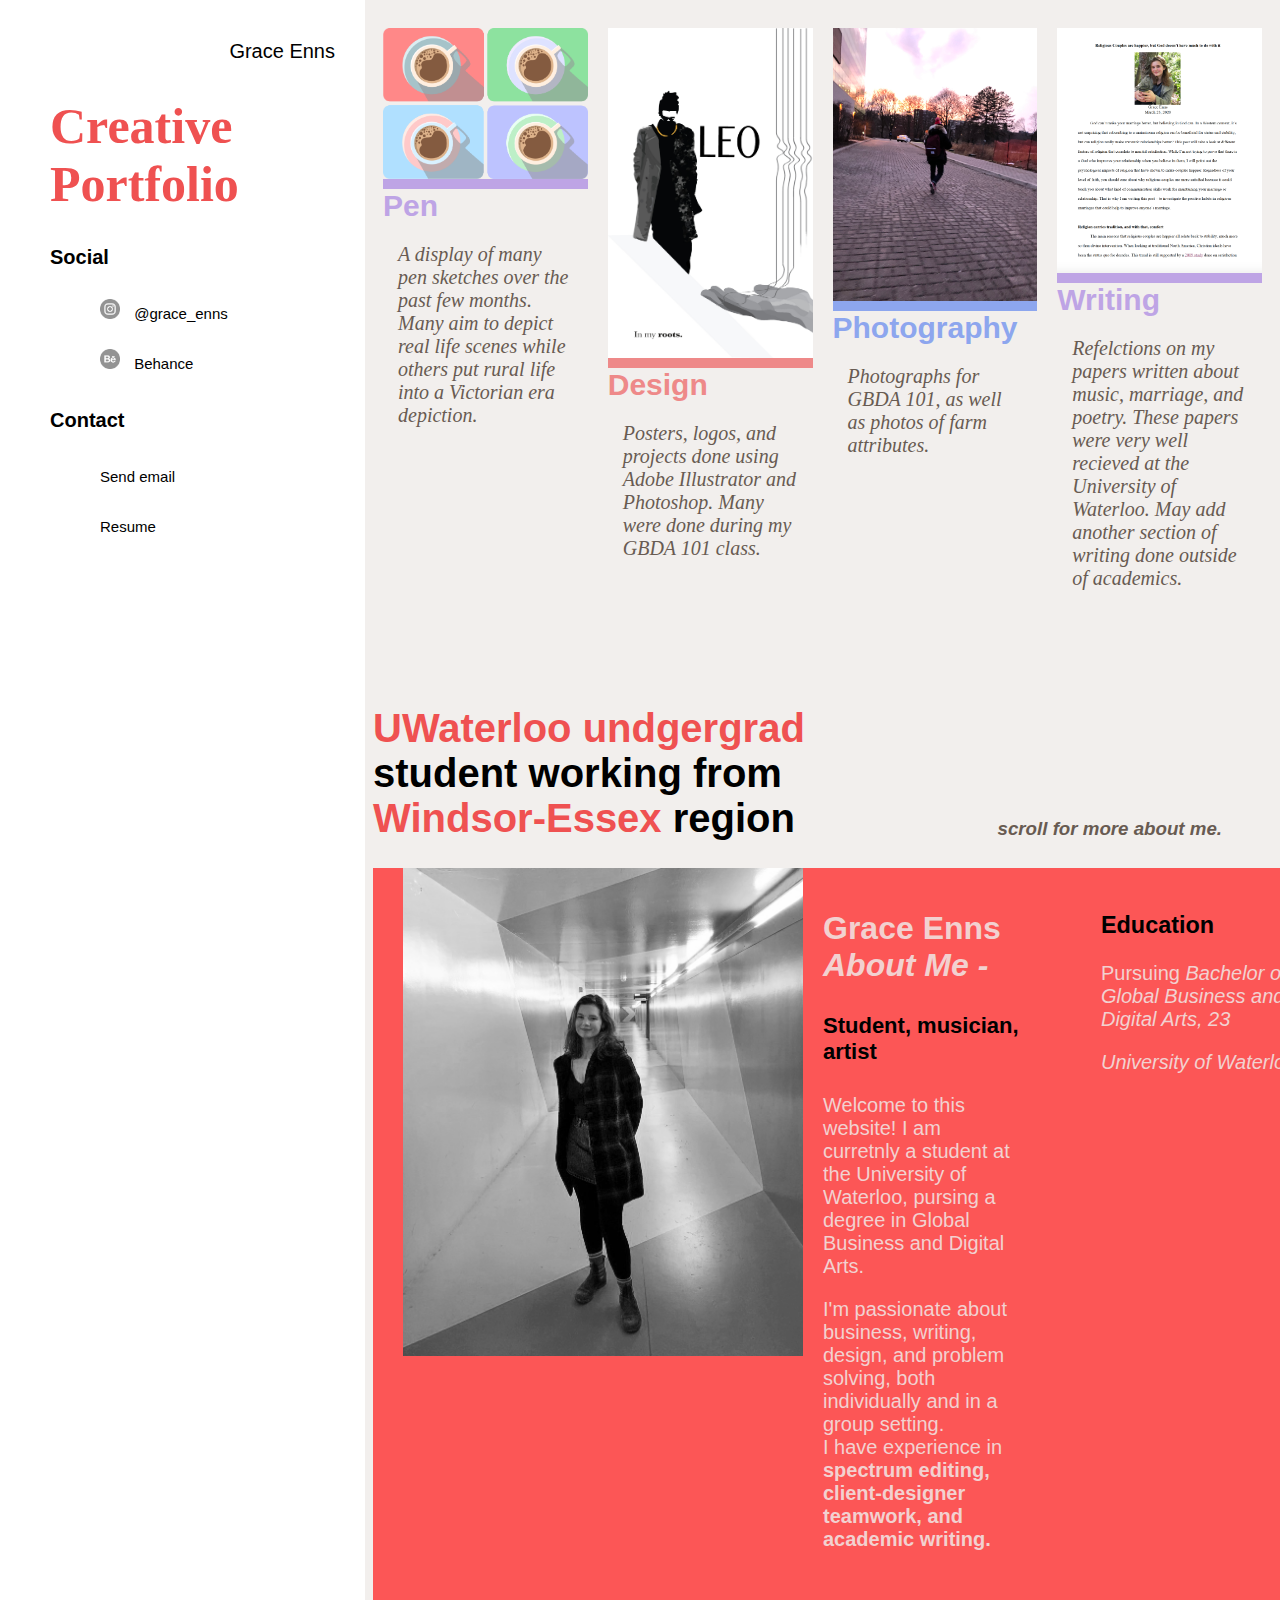
<file: index.html>
<!DOCTYPE html>
<html lang="en" dir="ltr">


<head>
  <meta charset="utf-8">
  <title>Grace Enns</title>
  <link rel="stylesheet" href="css/styles.css">
</head>

<body>
    <div class="sidebar">
      <p class="name">Grace Enns</p>
      <a href="index.html"><h1>Creative Portfolio</h1></a>
      <nav>
        <div class="dropdown">
          <!--<button class="dropdown-button">Gallery
            <i class="fa fa-caret-down"></i>
          </button>
        DON'T KNOW JS YET-->
          <div class="social">
            <h3>Social</h3>
            <ul>
              <li><a href="https://www.instagram.com/grace_enns/saved/?hl=en" target="_blank"><img src="images/Instagram_1.png" alt="Insta icon" style="width: 20px;"> @grace_enns</a></li>
              <li><a href="https://www.behance.net/shelleyenns" target="_blank"><img src="images/Behance_1.png" alt="Behance icon" style="width: 20px;"> Behance</a></li>
            </ul>
          </div>
          <div class="contact">
          <h3>Contact</h3>
            <ul>
              <li><a href="mailto: genns@edu.uwaterloo.ca"> Send email</a></li>
              <li><a href="general_resume.pdf" target="_parent"> Resume</a></li>
            </ul>
          </div>
  </div>
  <!--closes dropdown-->
  </nav>
  </div> <!-- closes sidebar -->


  <!-- Photo Grid -->
  <div class="row">

    <div class="column homepage purple">
      <a href="pen.html"><img src="images/designs/coffeeplates.png" alt="pen drawing" style="width:100%">Pen</a>
      <p> A display of many pen sketches over the past few months. Many aim to depict real life scenes while others put rural life into a Victorian era depiction. </p>
    </div>

    <div class="column homepage pink">
      <a href="design.html"><img src="images/leo.jpg" alt="design" style="width:100%">Design</a>
      <p> Posters, logos, and projects done using Adobe Illustrator and Photoshop. Many were done during my GBDA 101 class.</p>
    </div>

    <div class="column homepage blue">
      <a href="photography.html"><img src="images/boy.jpg" alt="photo" style="width:100%">Photography</a>
      <p> Photographs for GBDA 101, as well as photos of farm attributes. </p>
    </div>

    <div class="column homepage purple">
      <a href="writing.html"><img src="images/writing.png" alt="paper" style="width:100%">Writing</a>
      <p> Refelctions on my papers written about music, marriage, and poetry. These papers were very well recieved at the University of Waterloo. May add another section of writing done outside of academics. </p>
    </div>
  </div>
  <!--closes row-->

  <div class="aboutme">
    <div class="info">
      <h1><em>UWaterloo undgergrad </em> <br> student working from <br> <em>Windsor-Essex</em> region</h1>
    </div>

    <div class="more">
      <h3>scroll for more about me.</h3>
    </div>
  </div>
  <!--closes aboutme-->


  <footer>
    <div class="footcolumn headshot">
      <img src="images/headshot.jpg" alt="Grace Enns in UW tunnel" style="width: 400px;">
    </div>

    <div class="footcolumn about">
      <h1>Grace Enns <br> <em>About Me -</em></h1>
      <h4>Student, musician, artist</h4>
      <p>Welcome to this website! I am curretnly a student at the University of Waterloo, pursing a degree in Global Business and Digital Arts.</p>
      <p>I'm passionate about business, writing, design, and problem solving, both individually and in a group setting. <br> I have experience in <em>spectrum editing, client-designer teamwork, and academic writing.</em></p>
    </div>
    <div class="footcolumn education">
      <h3>Education</h3>
      <p>Pursuing <em>Bachelor of Global Business and Digital Arts, 23<em></p>
      <p>University of Waterloo</p>
    </div>
  </footer>
</body>


</html>
</file>
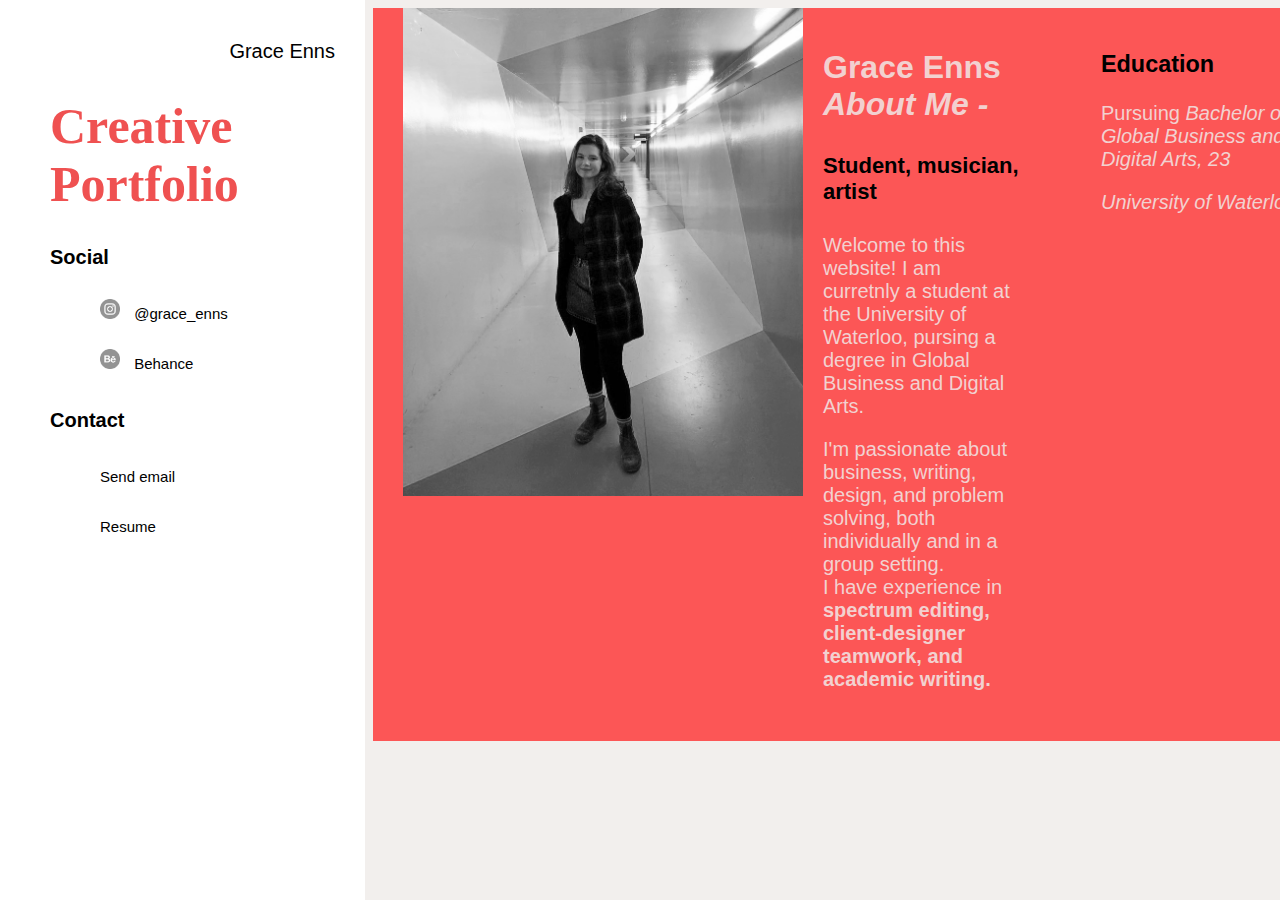
<file: pen.html>
<!DOCTYPE html>
<html lang="en" dir="ltr">

<head>
  <meta charset="utf-8">
  <title>Pen</title>
  <link rel="stylesheet" href="css/styles.css">
</head>

<body>
  <div class="sidebar">
    <p class="name">Grace Enns</p>
    <a href="index.html"><h1>Creative Portfolio</h1></a>
    <nav>
      <div class="dropdown">
        <div class="social">
          <h3>Social</h3>
          <ul>
            <li><a href="https://www.instagram.com/grace_enns/saved/?hl=en" target="_blank"><img src="images/Instagram_1.png" alt="Insta icon" style="width: 20px;"> @grace_enns</a> </li>
            <li><a href="https://www.behance.net/shelleyenns" target="_blank"><img src="images/Behance_1.png" alt="Behance icon" style="width: 20px;" </a> Behance</li>
          </ul>
        </div>
        <div class="contact">
          <h3>Contact</h3>
          <ul>
            <li><a href="mailto: genns@edu.uwaterloo.ca"> Send email</a></li>
            <li><a href="general_resume.pdf" target="_parent"> Resume</a></li>
          </ul>
        </div>
      </div>
      <!--closes dropdown-->
    </nav>
  </div> <!-- closes sidebar -->

  <footer>
    <div class="footcolumn headshot">
      <img src="images/headshot.jpg" alt="Grace Enns in UW tunnel" style="width: 400px;">
    </div>

    <div class="footcolumn about">
      <h1>Grace Enns <br> <em>About Me -</em></h1>
      <h4>Student, musician, artist</h4>
      <p>Welcome to this website! I am curretnly a student at the University of Waterloo, pursing a degree in Global Business and Digital Arts.</p>
      <p>I'm passionate about business, writing, design, and problem solving, both individually and in a group setting. <br> I have experience in <em>spectrum editing, client-designer teamwork, and academic writing.</em></p>
    </div>
    <div class="footcolumn education">
      <h3>Education</h3>
      <p>Pursuing <em>Bachelor of Global Business and Digital Arts, 23<em></p>
      <p>University of Waterloo</p>
    </div>
  </footer>
</body>

</html>
</file>
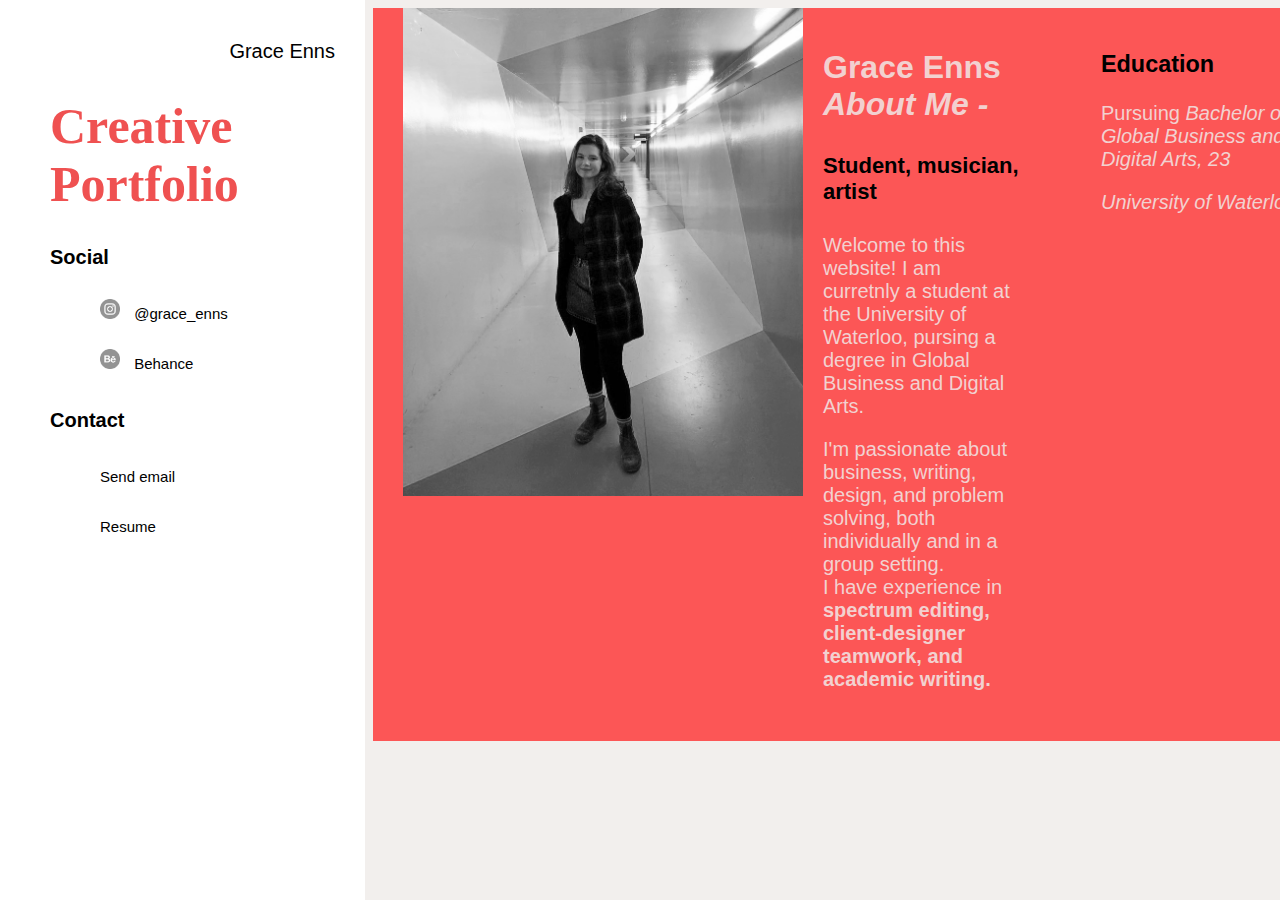
<file: photography.html>
<!DOCTYPE html>
<html lang="en" dir="ltr">

<head>
  <meta charset="utf-8">
  <title>Photography</title>
  <link rel="stylesheet" href="css/styles.css">
</head>

<body>
  <div class="sidebar">
    <p class="name">Grace Enns</p>
    <a href="index.html"><h1>Creative Portfolio</h1></a>
    <nav>
      <div class="dropdown">
        <div class="social">
          <h3>Social</h3>
          <ul>
            <li><a href="https://www.instagram.com/grace_enns/saved/?hl=en" target="_blank"><img src="images/Instagram_1.png" alt="Insta icon" style="width: 20px;"> @grace_enns</a> </li>
            <li><a href="https://www.behance.net/shelleyenns" target="_blank"><img src="images/Behance_1.png" alt="Behance icon" style="width: 20px;" </a> Behance</li>
          </ul>
        </div>
        <div class="contact">
          <h3>Contact</h3>
          <ul>
            <li><a href="mailto: genns@edu.uwaterloo.ca"> Send email</a></li>
            <li><a href="general_resume.pdf" target="_parent"> Resume</a></li>
          </ul>
        </div>
      </div>
      <!--closes dropdown-->
    </nav>
  </div> <!-- closes sidebar -->

  <footer>
    <div class="footcolumn headshot">
      <img src="images/headshot.jpg" alt="Grace Enns in UW tunnel" style="width: 400px;">
    </div>

    <div class="footcolumn about">
      <h1>Grace Enns <br> <em>About Me -</em></h1>
      <h4>Student, musician, artist</h4>
      <p>Welcome to this website! I am curretnly a student at the University of Waterloo, pursing a degree in Global Business and Digital Arts.</p>
      <p>I'm passionate about business, writing, design, and problem solving, both individually and in a group setting. <br> I have experience in <em>spectrum editing, client-designer teamwork, and academic writing.</em></p>
    </div>
    <div class="footcolumn education">
      <h3>Education</h3>
      <p>Pursuing <em>Bachelor of Global Business and Digital Arts, 23<em></p>
      <p>University of Waterloo</p>
    </div>
  </footer>
</body>

</html>
</file>
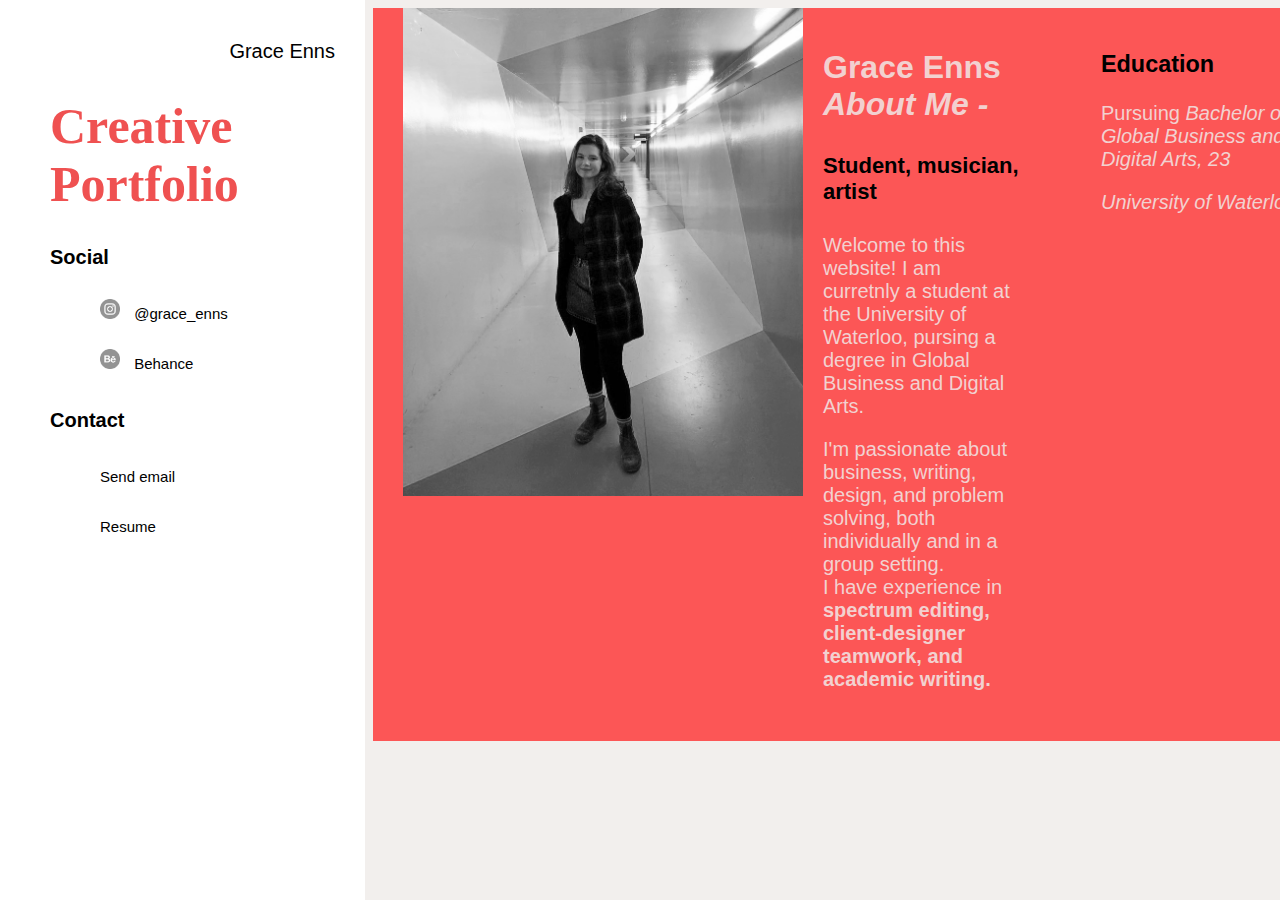
<file: writing.html>
<!DOCTYPE html>
<html lang="en" dir="ltr">

<head>
  <meta charset="utf-8">
  <title>Writing</title>
  <link rel="stylesheet" href="css/styles.css">
</head>

<body>
  <div class="sidebar">
    <p class="name">Grace Enns</p>
    <a href="index.html"><h1>Creative Portfolio</h1></a>
    <nav>
      <div class="dropdown">
        <div class="social">
          <h3>Social</h3>
          <ul>
            <li><a href="https://www.instagram.com/grace_enns/saved/?hl=en" target="_blank"><img src="images/Instagram_1.png" alt="Insta icon" style="width: 20px;"> @grace_enns</a> </li>
            <li><a href="https://www.behance.net/shelleyenns" target="_blank"><img src="images/Behance_1.png" alt="Behance icon" style="width: 20px;" </a> Behance</li>
          </ul>
        </div>
        <div class="contact">
          <h3>Contact</h3>
          <ul>
            <li><a href="mailto: genns@edu.uwaterloo.ca"> Send email</a></li>
            <li><a href="general_resume.pdf" target="_parent"> Resume</a></li>
          </ul>
        </div>
      </div>
      <!--closes dropdown-->
    </nav>
  </div> <!-- closes sidebar -->

  <footer>
    <div class="footcolumn headshot">
      <img src="images/headshot.jpg" alt="Grace Enns in UW tunnel" style="width: 400px;">
    </div>

    <div class="footcolumn about">
      <h1>Grace Enns <br> <em>About Me -</em></h1>
      <h4>Student, musician, artist</h4>
      <p>Welcome to this website! I am curretnly a student at the University of Waterloo, pursing a degree in Global Business and Digital Arts.</p>
      <p>I'm passionate about business, writing, design, and problem solving, both individually and in a group setting. <br> I have experience in <em>spectrum editing, client-designer teamwork, and academic writing.</em></p>
    </div>
    <div class="footcolumn education">
      <h3>Education</h3>
      <p>Pursuing <em>Bachelor of Global Business and Digital Arts, 23<em></p>
      <p>University of Waterloo</p>
    </div>
  </footer>
</body>

</html>
</file>
<file: css/styles.css>
body {
  background-color: #F2EFED;
}

/* Fixed sidebar, full height */
.sidebar {
  height: 200%;
  width: 365px;
  position: fixed;
  top: 0;
  left: 0;
  background-color: white;

}

/* grace */
p.name {
  padding-top: 20px;
  padding-right: 30px;
  text-align: right;
  font-size: 20px;
  font-family: sans-serif;
  font-weight: lighter;
}

/* creative portfolio */
.sidebar h1 {
  color: #EF5151;
  font-family: Arial-black;
  font-size: 50px;
  text-align: left;
  padding-left: 50px;
}

/* gallery */
ul {
  list-style-type: none;
  line-height: 50px;
  text-align: left;
  padding-left: 100px;
  font-family: sans-serif;
  font-weight: lighter;
  font-size: 15px;
}

.dropdown {
position: sticky;
}

.dropdown h3 {

  text-align: left;
  padding-left: 50px;
  font-family: sans-serif;
  font-weight: bold;
  font-size: 20px;
}



.social img {
  padding-right: 10px;
}


/* -------link actions------- */
ul a:hover {
  font-weight: bold;
}

/* unvisited link */
.purple a:link {
  color: #BEA4E5;
  text-decoration: none;
}

.pink a:link {
  color: #EE8989;
  text-decoration: none;
}

.blue a:link {
  color: #8DA6EE;
  text-decoration: none;
}

/* visited link */
.purple a:visited {
  color: #BEA4E5;
  text-decoration: none;
}

.pink a:visited {
  color: #EE8989;
  text-decoration: none;
}

.blue a:visited {
  color: #8DA6EE;
  text-decoration: none;
}

/* mouse over link */
.row a:hover {
  color: grey;
  text-decoration: none;
}

a:link {
  text-decoration: none;
  color: black;
}

/* visited link */
a:visited {
  color: black;
  text-decoration: none;
}

/* selected link */
a:active {
  color: white;
  text-decoration: none;
}

/* ------------- Homepage Images Grid ------------- */
.row {
  display: flexbox;
  /* IE10 */
  display: flex;
  flex-wrap: wrap;
  /* IE10 */
  padding-left: 365px;
  font-size: 30px;
  font-family: sans-serif;
  font-weight: bold;
}

/* Create four equal columns that sits next to each other */
/* Homepage Columns */
.column {
  flex: 20%;
  /* IE10 */
  max-width: 50%;
  padding: 0 10px;
  padding-bottom: 20px;
}

.column.homepage img {
  margin-top: 20px;
  vertical-align: middle;
  width: 100%;
  border-bottom: 10px solid;
}

.column p {
  color: #685B52;
  font-family: serif;
  font-weight: lighter;
  font-style: italic;
  font-size: 20px;
  padding-left: 15px;
  padding-right: 15px;
}

/* Showcase text */
.subheading {
  position: fixed;
  width: 100%;

}

.subheading h1 {
  text-align: right;
  padding-right: 100px;
    color: #685B52;
    font-family: sans-serif;
    font-weight: bolder;
    font-style: italic;
    font-size: 40px;

}

/* ------------- Sub-page Images Grid ------------- */
.row.sub-page {
  display: flex;
  flex-wrap: wrap;
  /* IE10 */
  align-content: flex-end;
  font-size: 30px;
  font-family: sans-serif;
  font-weight: bold;
}

/* Create 3 equal columns that sits next to each other */
/* Sub-page Columns */
.showcase.column.portrait {
  flex: 40%;
  max-width: 40%;
  padding-bottom: 20px;
}

.showcase img {
  width: 100%;
}

.showcase.column.portrait img {
  vertical-align: middle;
}

.showcase.column.landscape {
  flex: 100%;
  max-width: 80%;
  padding-bottom: 20px;
}

.showcase.column.landscape img {
  vertical-align: middle;
}

/* Responsive layout - makes a two column-layout instead of four columns */
@media screen and (max-width: 800px) {
  .column {
    flex: 50%;
    flex: 50%;
    max-width: 100%;
  }
}

/* Responsive layout - makes the two columns stack on top of each other instead of next to each other */
@media screen and (max-width: 600px) {
  .column {
    flex: 100%;
    flex: 100%;
    max-width: 100%;
  }
}

.aboutme {
  display: flexbox;
  display: flex;
  flex-wrap: wrap;
  padding-left: 365px;
  padding-top: 20px;
}

.info {
  padding-top: 30px;
  flex: 50%;
  color: black;
  font-family: sans-serif;
  font-weight: light;
  font-size: 20px;
}

.info em {
  color: #EF5151;
  font-style: normal;
}

.more {
  padding-top: 150px;
  padding-right: 50px;
  flex: 10%;
  font-family: sans-serif;
  font-style: italic;
  text-align: right;
  color: #685B52;
}

/* Footer */
footer {
  display: flexbox;
  display: flex;
  flex-wrap: wrap;
  background-color: #FC5656;
  color: black;
  position: relative;
  width: 78%;
  height: 100%;
  padding-bottom: 30px;
  bottom: 0;
  left: 365px;
  font-family: sans-serif;
  < !-- without this the footer just started apres the longest main pics -->
}

.headshot img {
  flex: 20%;
  padding-left: 30px;
}

.about {
  flex: 20%;
  text-align: left;
  padding-top: 20px;
  padding-left: 20px;
  padding-right: 20px;
  color: #F2D1D0;
}

.about h4 {
  color: black;
  font-size: 22px;
}

.about p {
  color: #F2D1D0;
  font-size: 20px;
  font-weight: lighter;
  padding-right: 40px;
}

.about p em {
  font-weight: bold;
  font-style: normal;
  color: #F2D1D0;
}

.education {
  flex: 20%;
  padding-top: 20px;
  padding-left: 20px;
  padding-right: 20px;
  font-size: 20px;
  font-weight: lighter;
}

.education h3 {
  font-weight: bold;
  color: black;
}

.education p {
  color: #F2D1D0;
}
</file>
